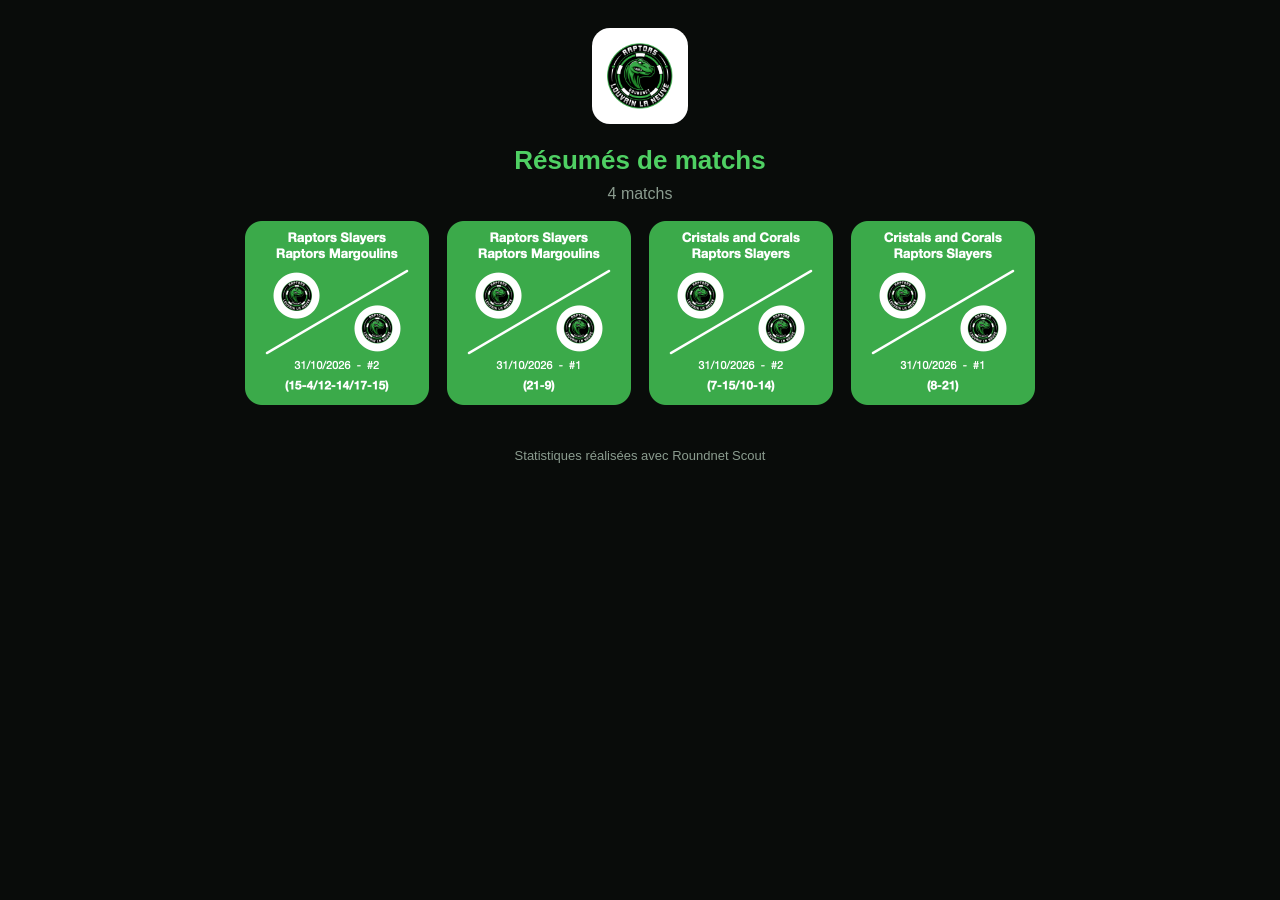
<file: index.html>
<!doctype html>
<html lang="fr">
<head>
<meta charset="utf-8">
<meta name="viewport" content="width=device-width, initial-scale=1">
<title>Résumés de matchs · Roundnet Scout</title>
<link rel="icon" href="logo.png">
<link rel="stylesheet" href="style.css?v=b50bee495e">
</head>
<body>
<header><img class="logo" src="logo.png" alt="">
<h1>Résumés de matchs</h1>
<div class="muted">4 matchs</div></header>
<main><div class="cards">
<a href="m/31102026_RaptorsSlayers_RaptorsMargoulins_2/" title="Raptors Slayers – Raptors Margoulins"><img src="m/31102026_RaptorsSlayers_RaptorsMargoulins_2/card.png?v=8528ea266a" width="184" height="184" alt="Raptors Slayers – Raptors Margoulins, 31/10/2026"></a>
<a href="m/31102026_RaptorsSlayers_RaptorsMargoulins/" title="Raptors Slayers – Raptors Margoulins"><img src="m/31102026_RaptorsSlayers_RaptorsMargoulins/card.png?v=efa8ee95dd" width="184" height="184" alt="Raptors Slayers – Raptors Margoulins, 31/10/2026"></a>
<a href="m/31102026_CristalsAndCorals_RaptorsSlayers_2/" title="Cristals and Corals – Raptors Slayers"><img src="m/31102026_CristalsAndCorals_RaptorsSlayers_2/card.png?v=424630609c" width="184" height="184" alt="Cristals and Corals – Raptors Slayers, 31/10/2026"></a>
<a href="m/31102026_CristalsAndCorals_RaptorsSlayers/" title="Cristals and Corals – Raptors Slayers"><img src="m/31102026_CristalsAndCorals_RaptorsSlayers/card.png?v=e833cf9376" width="184" height="184" alt="Cristals and Corals – Raptors Slayers, 31/10/2026"></a>
</div></main>
<footer>Statistiques réalisées avec Roundnet Scout</footer>
</body>
</html>
</file>
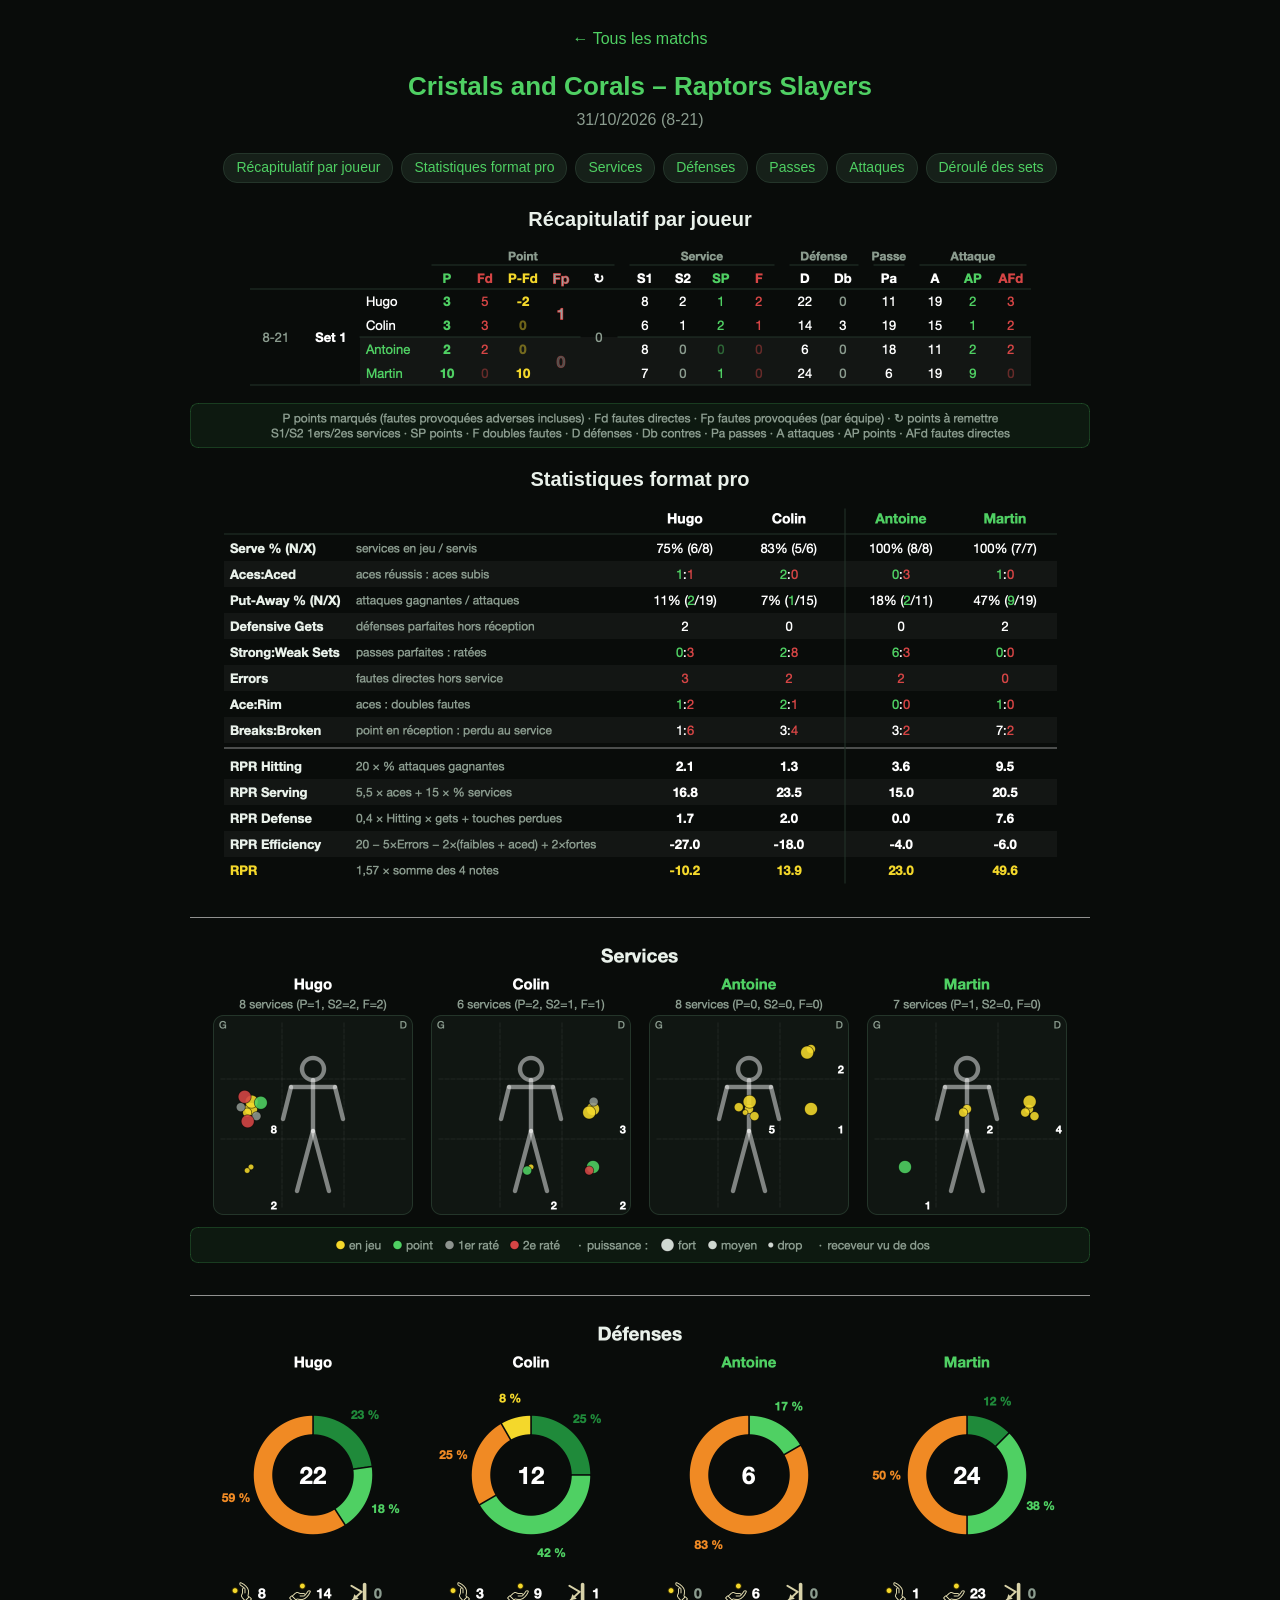
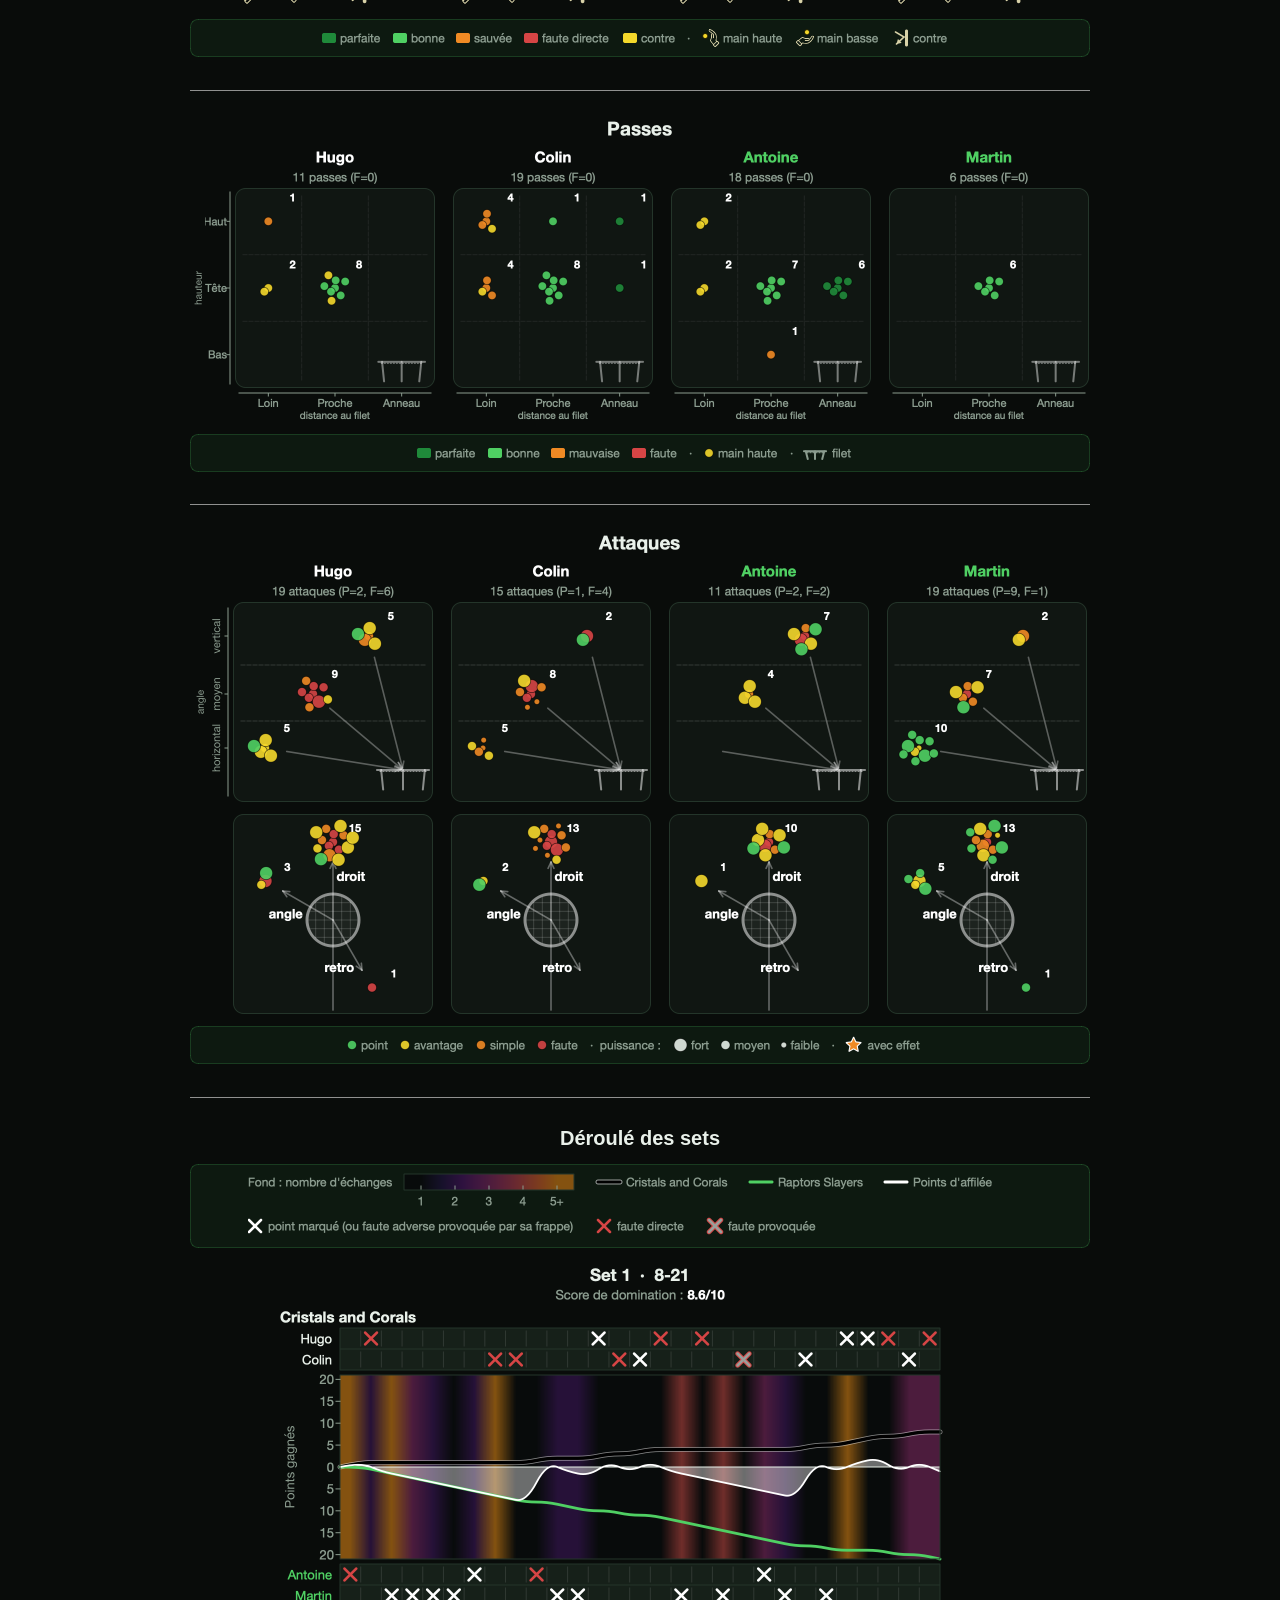
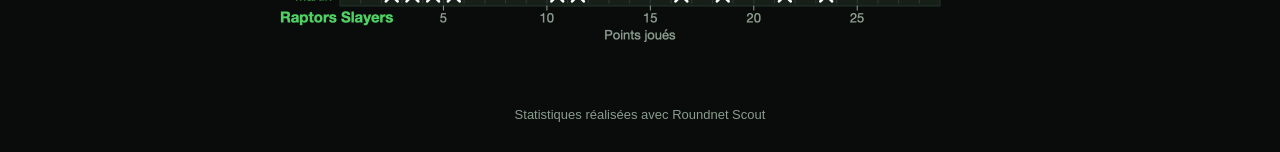
<file: m/31102026_CristalsAndCorals_RaptorsSlayers/index.html>
<!doctype html>
<html lang="fr">
<head>
<meta charset="utf-8">
<meta name="viewport" content="width=device-width, initial-scale=1">
<title>Cristals and Corals – Raptors Slayers · 31/10/2026</title>
<link rel="icon" href="../../logo.png">
<link rel="stylesheet" href="../../style.css?v=b50bee495e">
</head>
<body>
<header><a class="back" href="../../">← Tous les matchs</a>
<h1>Cristals and Corals – Raptors Slayers</h1>
<div class="muted">31/10/2026  (8-21)</div></header>
<nav><a href="#recap">Récapitulatif par joueur</a><a href="#statistiques-format-pro">Statistiques format pro</a><a href="#services">Services</a><a href="#defenses">Défenses</a><a href="#passes">Passes</a><a href="#attaques">Attaques</a><a href="#sets">Déroulé des sets</a></nav>
<main>
<h2 id="recap">Récapitulatif par joueur</h2>
<div class="block"><img src="01.png?v=389af2176d" width="781" height="142" loading="lazy" alt=""></div>
<div class="block"><img src="02.png?v=07b6eb8b66" width="900" height="45" loading="lazy" alt=""></div>
<h2 id="statistiques-format-pro">Statistiques format pro</h2>
<div class="block"><img src="03.png?v=6297463913" width="833" height="380" loading="lazy" alt=""></div>
<hr>
<div class="block" id="services"><img src="04.png?v=c8c4be248a" width="912" height="319" loading="lazy" alt="Services"></div>
<hr>
<div class="block" id="defenses"><img src="05.png?v=2f6cc89505" width="912" height="335" loading="lazy" alt="Défenses"></div>
<hr>
<div class="block" id="passes"><img src="06.png?v=80a68c352f" width="912" height="355" loading="lazy" alt="Passes"></div>
<hr>
<div class="block" id="attaques"><img src="07.png?v=4c462f9fc9" width="912" height="533" loading="lazy" alt="Attaques"></div>
<hr>
<h2 id="sets">Déroulé des sets</h2>
<div class="block"><img src="08.png?v=b92e40e961" width="900" height="84" loading="lazy" alt=""></div>
<div class="block"><img src="09.png?v=5c4849b908" width="720" height="384" loading="lazy" alt=""></div>
</main>
<footer>Statistiques réalisées avec Roundnet Scout</footer>
</body>
</html>
</file>
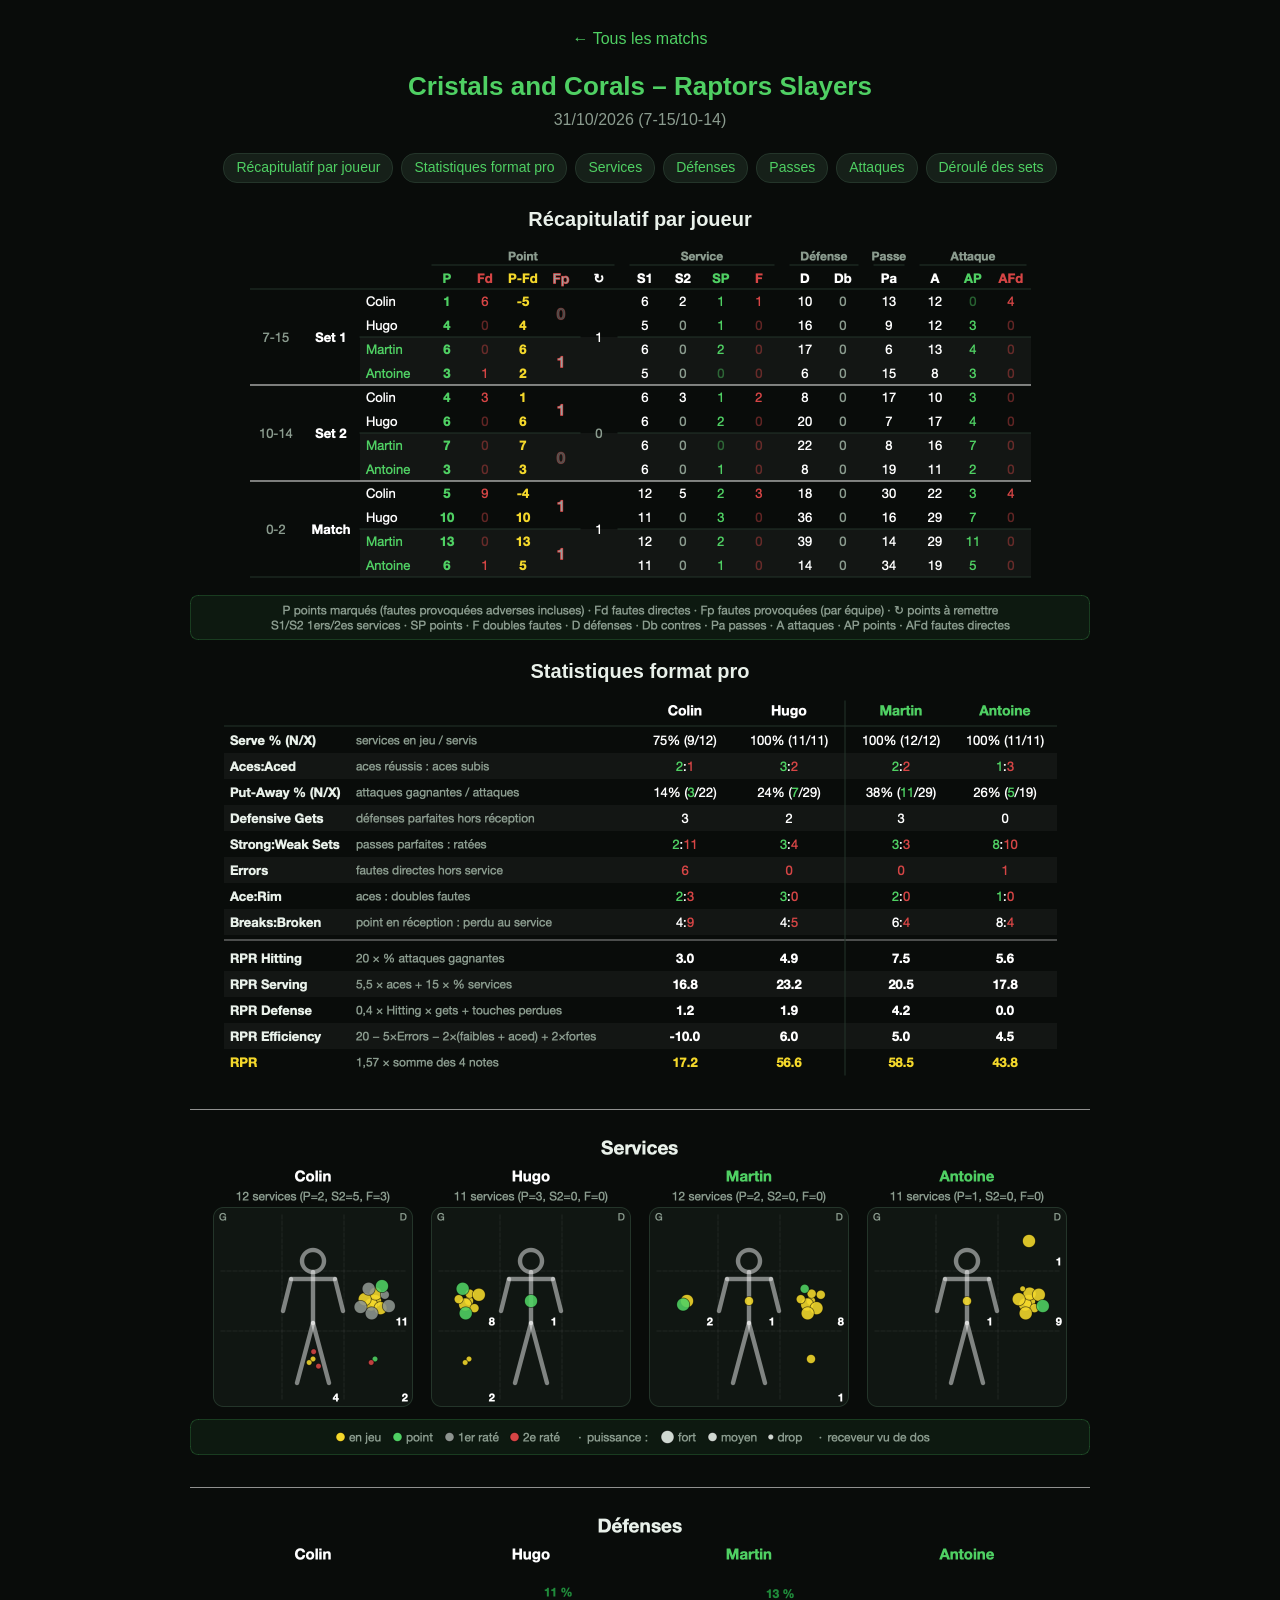
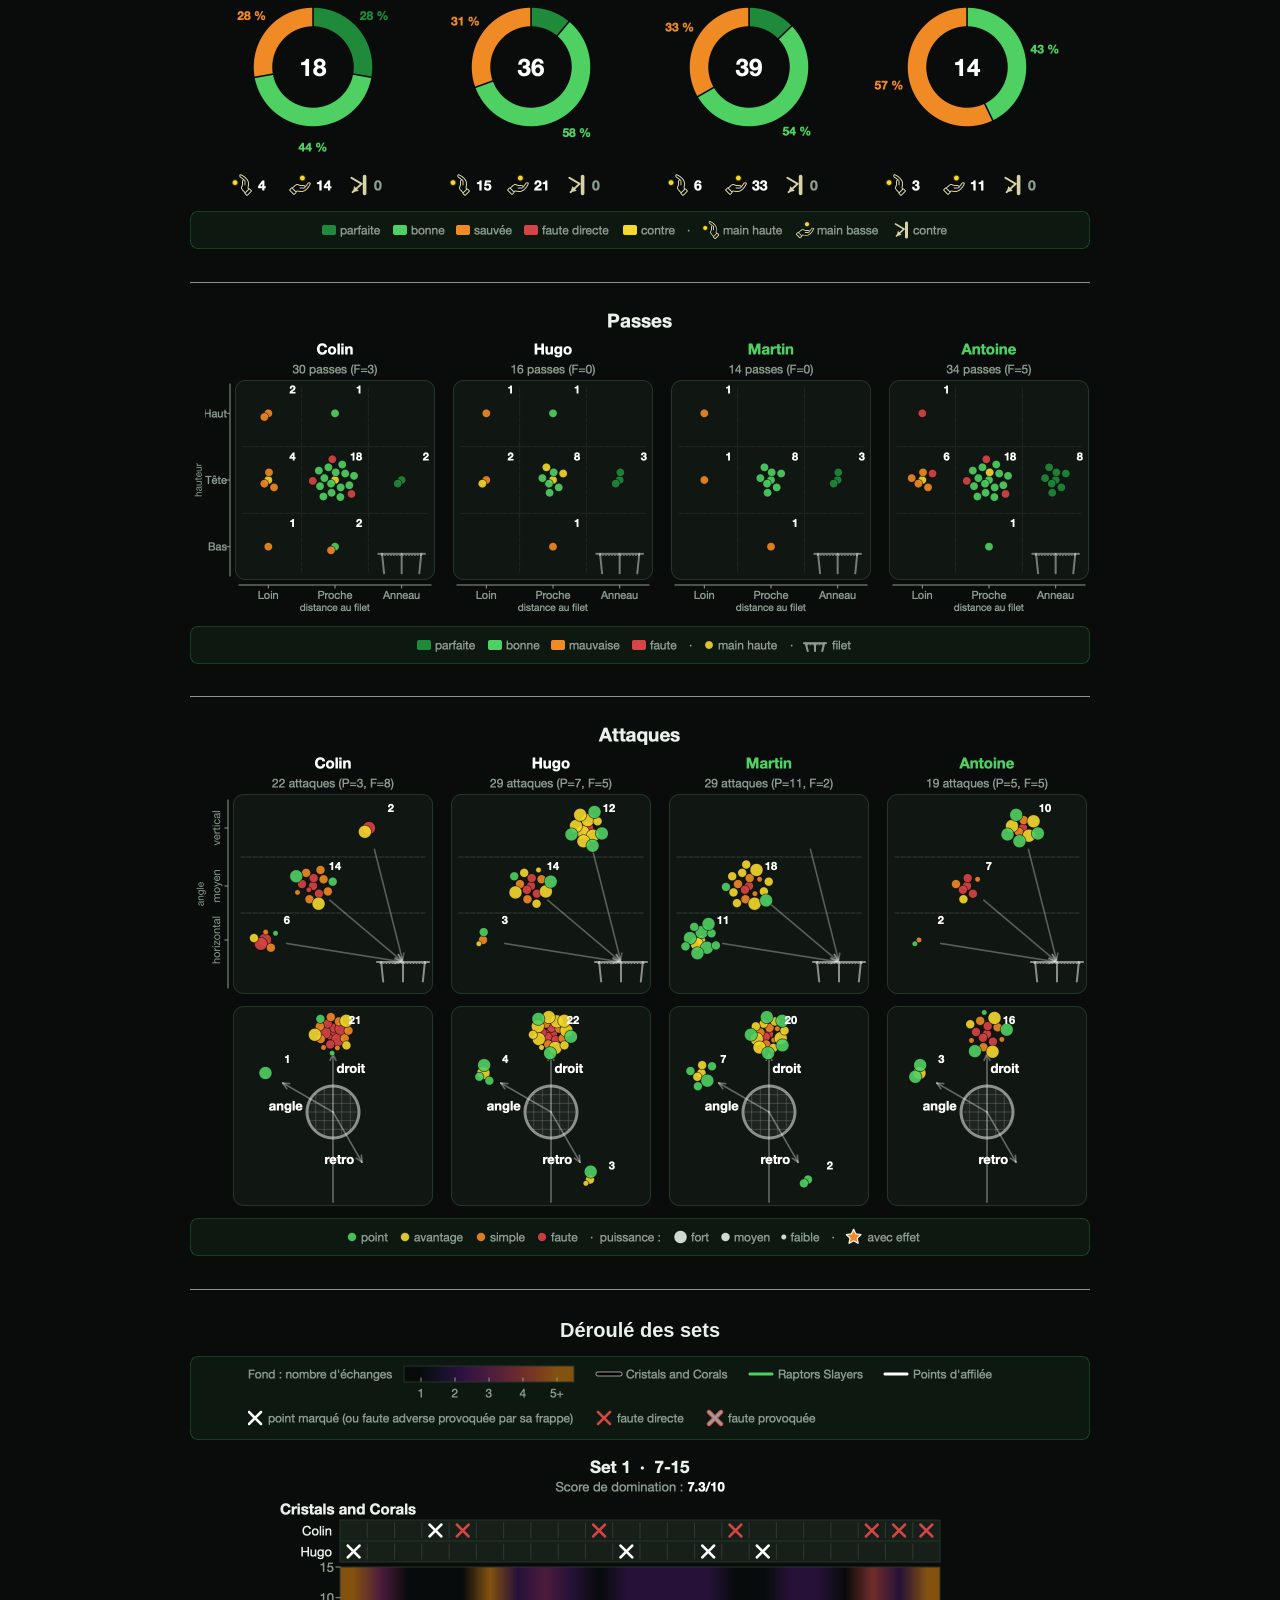
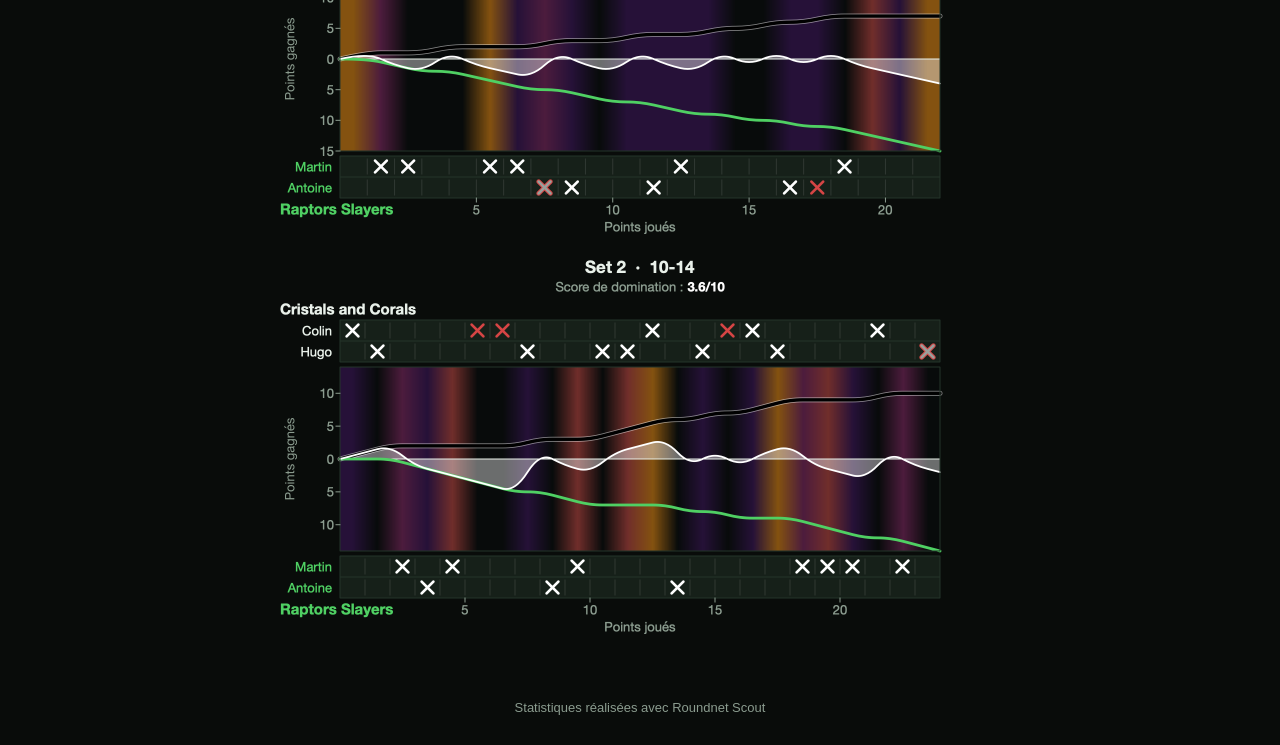
<file: m/31102026_CristalsAndCorals_RaptorsSlayers_2/index.html>
<!doctype html>
<html lang="fr">
<head>
<meta charset="utf-8">
<meta name="viewport" content="width=device-width, initial-scale=1">
<title>Cristals and Corals – Raptors Slayers · 31/10/2026</title>
<link rel="icon" href="../../logo.png">
<link rel="stylesheet" href="../../style.css?v=b50bee495e">
</head>
<body>
<header><a class="back" href="../../">← Tous les matchs</a>
<h1>Cristals and Corals – Raptors Slayers</h1>
<div class="muted">31/10/2026  (7-15/10-14)</div></header>
<nav><a href="#recap">Récapitulatif par joueur</a><a href="#statistiques-format-pro">Statistiques format pro</a><a href="#services">Services</a><a href="#defenses">Défenses</a><a href="#passes">Passes</a><a href="#attaques">Attaques</a><a href="#sets">Déroulé des sets</a></nav>
<main>
<h2 id="recap">Récapitulatif par joueur</h2>
<div class="block"><img src="01.png?v=8b0900db82" width="781" height="334" loading="lazy" alt=""></div>
<div class="block"><img src="02.png?v=07b6eb8b66" width="900" height="45" loading="lazy" alt=""></div>
<h2 id="statistiques-format-pro">Statistiques format pro</h2>
<div class="block"><img src="03.png?v=b7a3f8e687" width="833" height="380" loading="lazy" alt=""></div>
<hr>
<div class="block" id="services"><img src="04.png?v=54cd4bcdff" width="912" height="319" loading="lazy" alt="Services"></div>
<hr>
<div class="block" id="defenses"><img src="05.png?v=d4ec92a73f" width="912" height="335" loading="lazy" alt="Défenses"></div>
<hr>
<div class="block" id="passes"><img src="06.png?v=e3284bbc99" width="912" height="355" loading="lazy" alt="Passes"></div>
<hr>
<div class="block" id="attaques"><img src="07.png?v=567bccb54d" width="912" height="533" loading="lazy" alt="Attaques"></div>
<hr>
<h2 id="sets">Déroulé des sets</h2>
<div class="block"><img src="08.png?v=b92e40e961" width="900" height="84" loading="lazy" alt=""></div>
<div class="block"><img src="09.png?v=8d8103c462" width="720" height="384" loading="lazy" alt=""></div>
<div class="block"><img src="10.png?v=007aa6318b" width="720" height="384" loading="lazy" alt=""></div>
</main>
<footer>Statistiques réalisées avec Roundnet Scout</footer>
</body>
</html>
</file>
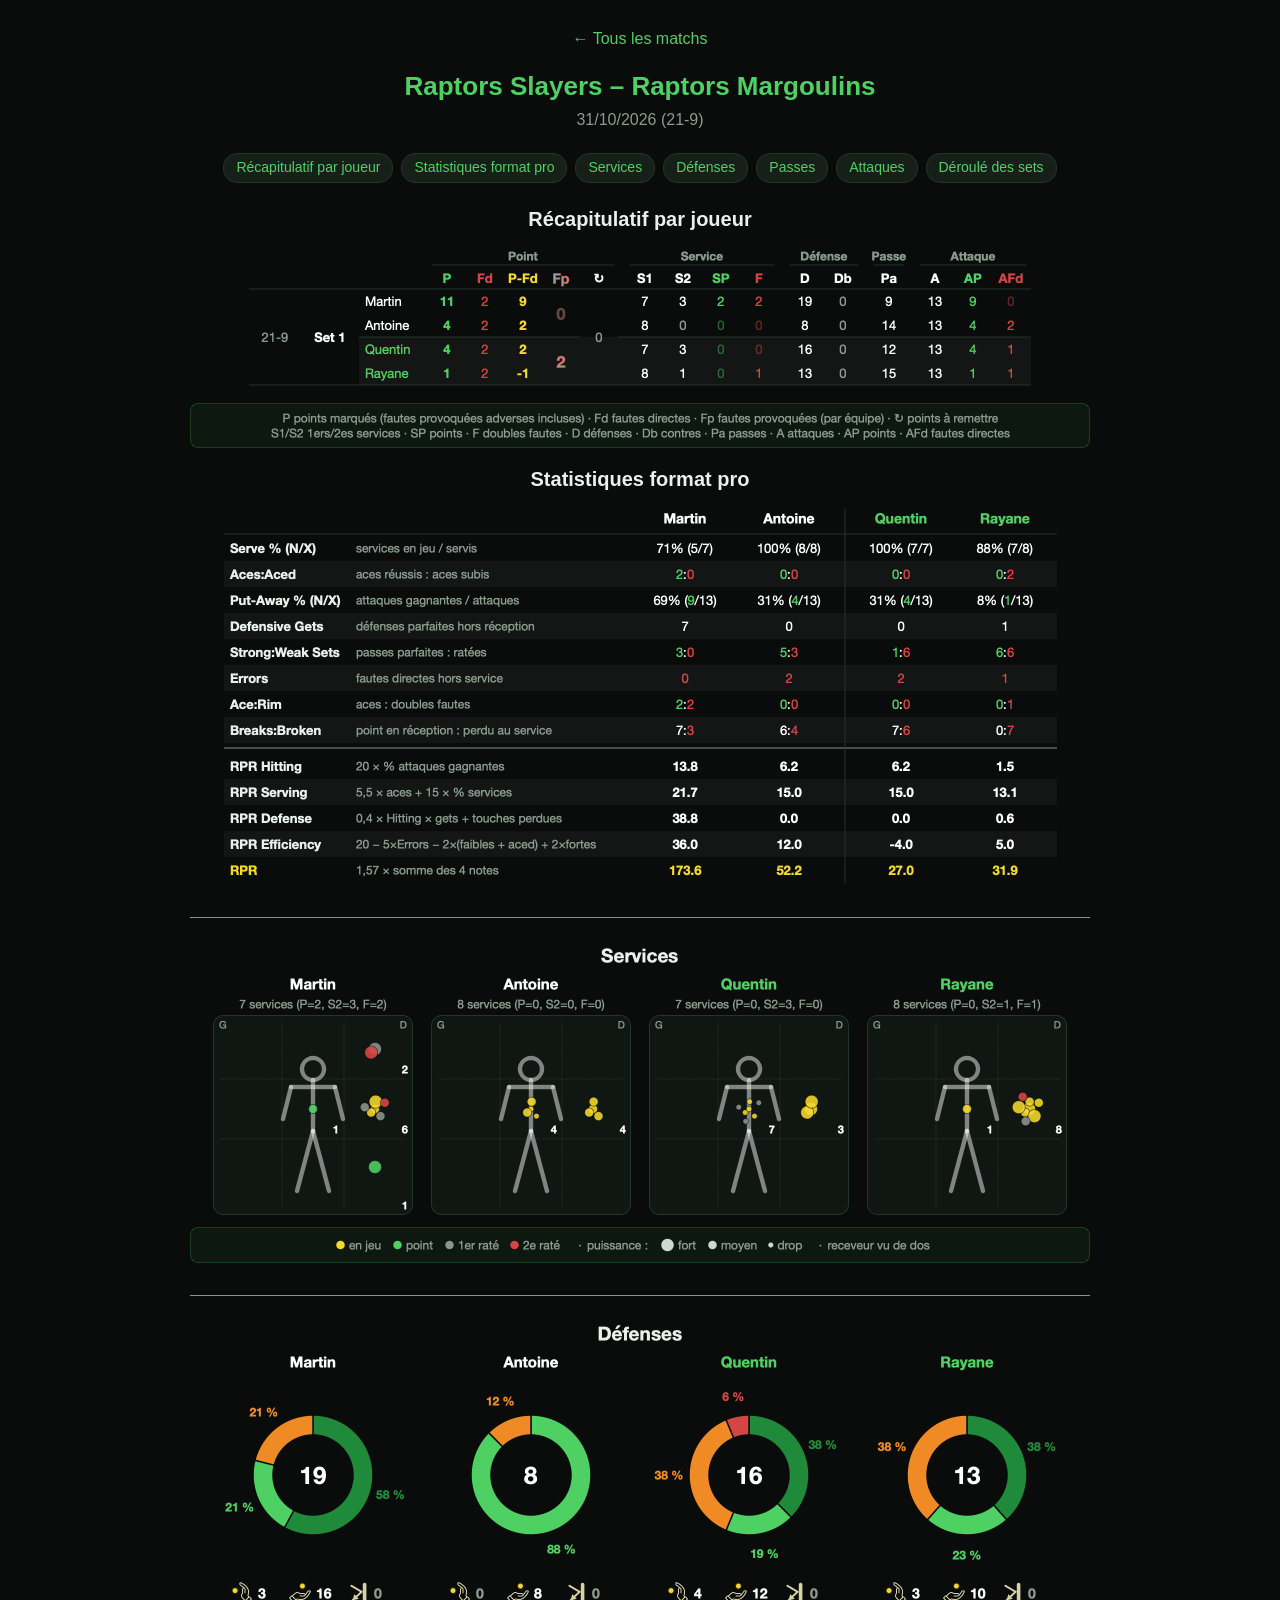
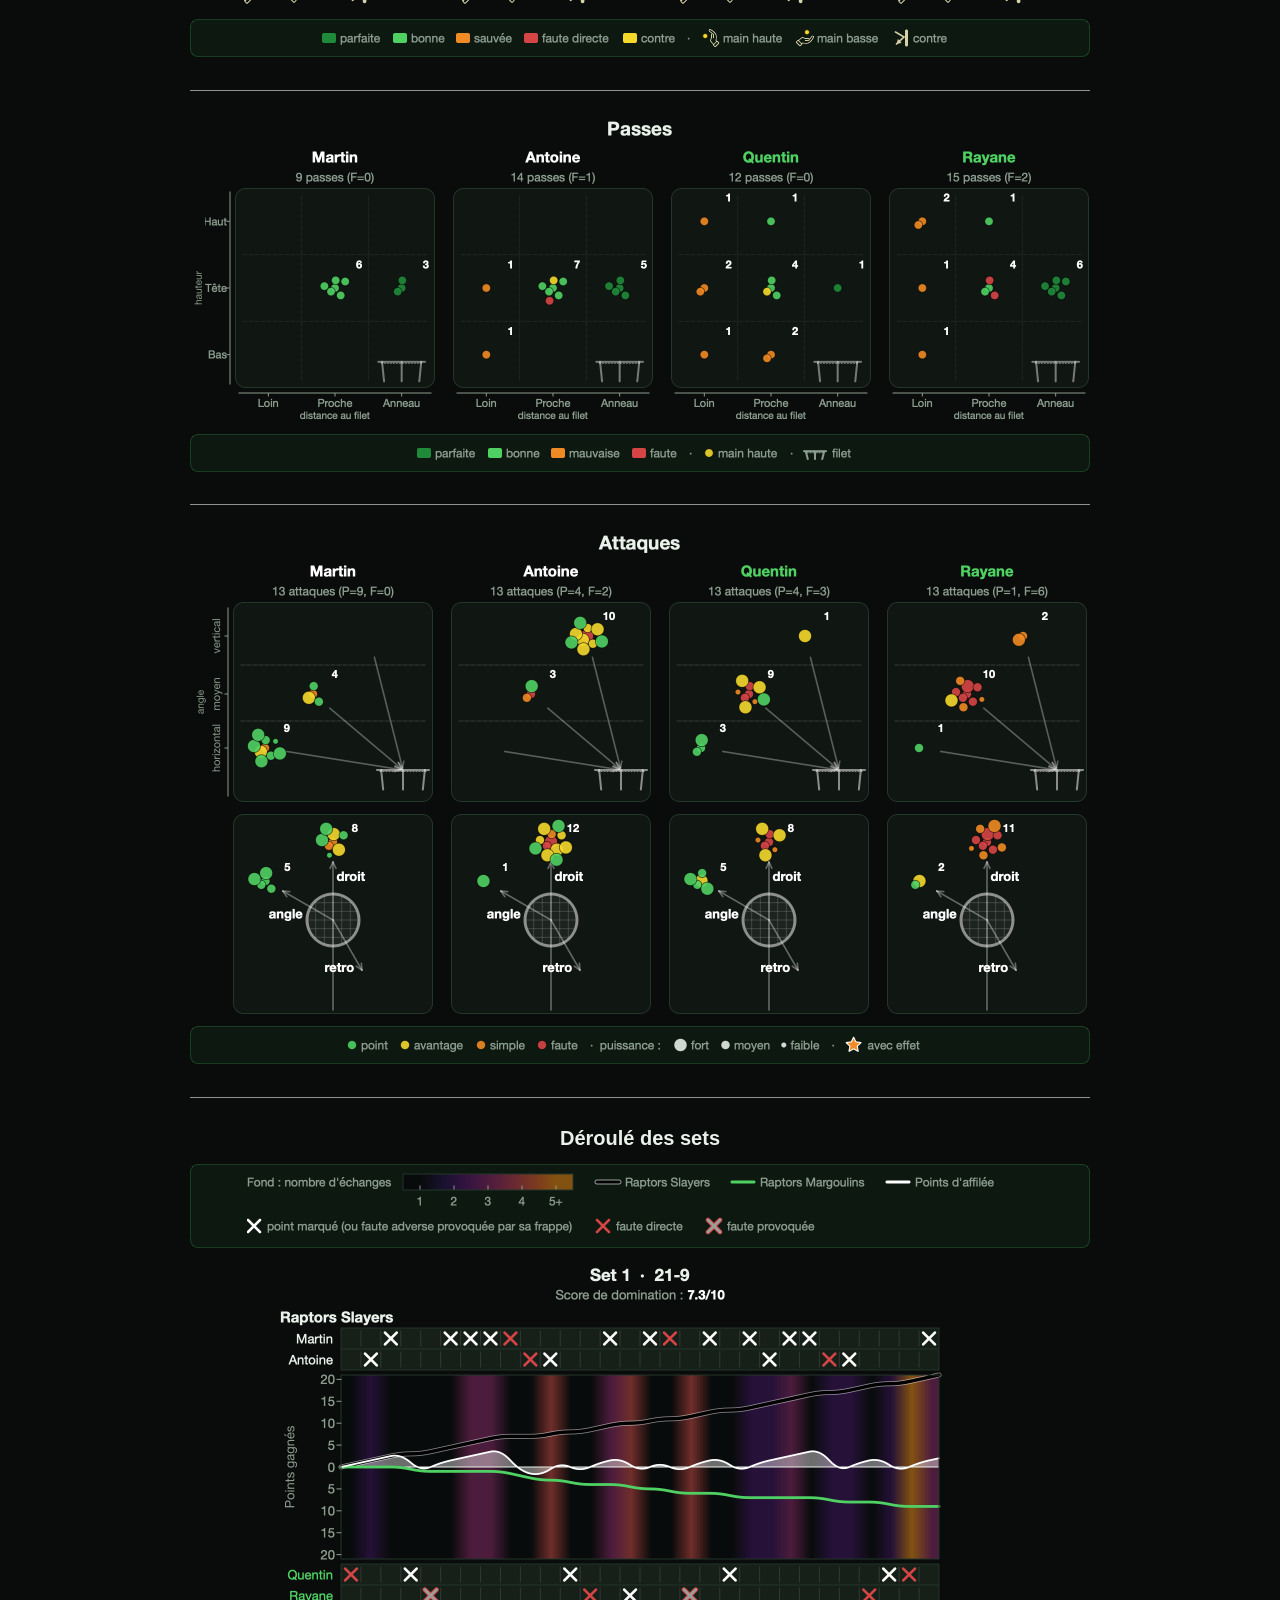
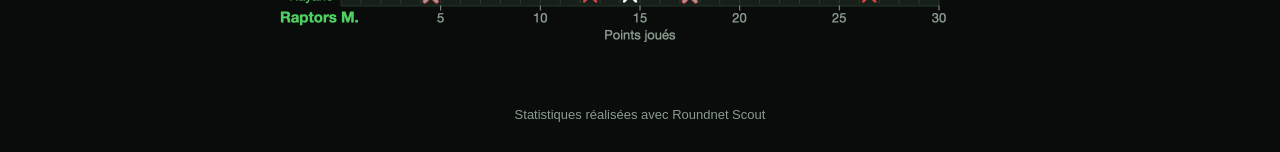
<file: m/31102026_RaptorsSlayers_RaptorsMargoulins/index.html>
<!doctype html>
<html lang="fr">
<head>
<meta charset="utf-8">
<meta name="viewport" content="width=device-width, initial-scale=1">
<title>Raptors Slayers – Raptors Margoulins · 31/10/2026</title>
<link rel="icon" href="../../logo.png">
<link rel="stylesheet" href="../../style.css?v=b50bee495e">
</head>
<body>
<header><a class="back" href="../../">← Tous les matchs</a>
<h1>Raptors Slayers – Raptors Margoulins</h1>
<div class="muted">31/10/2026  (21-9)</div></header>
<nav><a href="#recap">Récapitulatif par joueur</a><a href="#statistiques-format-pro">Statistiques format pro</a><a href="#services">Services</a><a href="#defenses">Défenses</a><a href="#passes">Passes</a><a href="#attaques">Attaques</a><a href="#sets">Déroulé des sets</a></nav>
<main>
<h2 id="recap">Récapitulatif par joueur</h2>
<div class="block"><img src="01.png?v=5b042d367e" width="782" height="142" loading="lazy" alt=""></div>
<div class="block"><img src="02.png?v=07b6eb8b66" width="900" height="45" loading="lazy" alt=""></div>
<h2 id="statistiques-format-pro">Statistiques format pro</h2>
<div class="block"><img src="03.png?v=c7fc446e9d" width="833" height="380" loading="lazy" alt=""></div>
<hr>
<div class="block" id="services"><img src="04.png?v=60f0f8886f" width="912" height="319" loading="lazy" alt="Services"></div>
<hr>
<div class="block" id="defenses"><img src="05.png?v=9156662177" width="912" height="335" loading="lazy" alt="Défenses"></div>
<hr>
<div class="block" id="passes"><img src="06.png?v=2b2f1043e4" width="912" height="355" loading="lazy" alt="Passes"></div>
<hr>
<div class="block" id="attaques"><img src="07.png?v=bfe1969d1d" width="912" height="533" loading="lazy" alt="Attaques"></div>
<hr>
<h2 id="sets">Déroulé des sets</h2>
<div class="block"><img src="08.png?v=ac9789aa77" width="900" height="84" loading="lazy" alt=""></div>
<div class="block"><img src="09.png?v=5bb6dbc703" width="720" height="384" loading="lazy" alt=""></div>
</main>
<footer>Statistiques réalisées avec Roundnet Scout</footer>
</body>
</html>
</file>
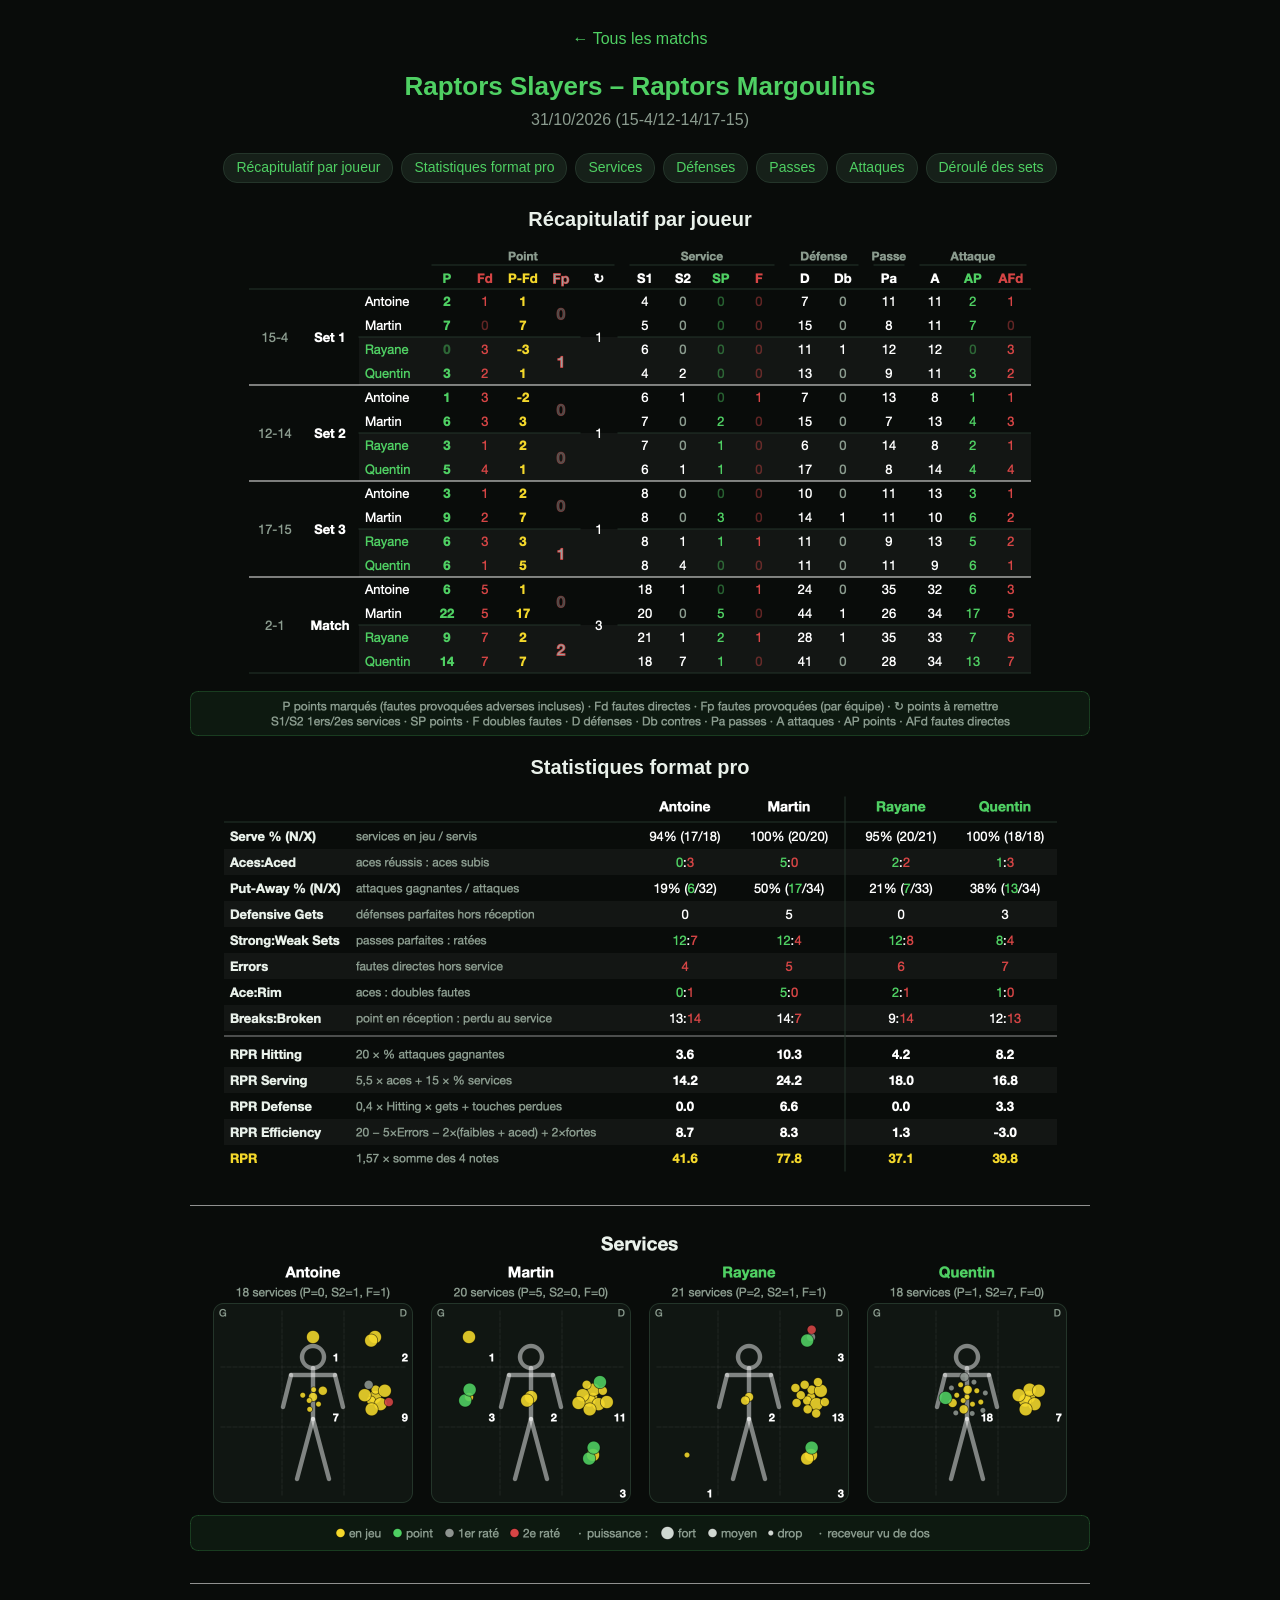
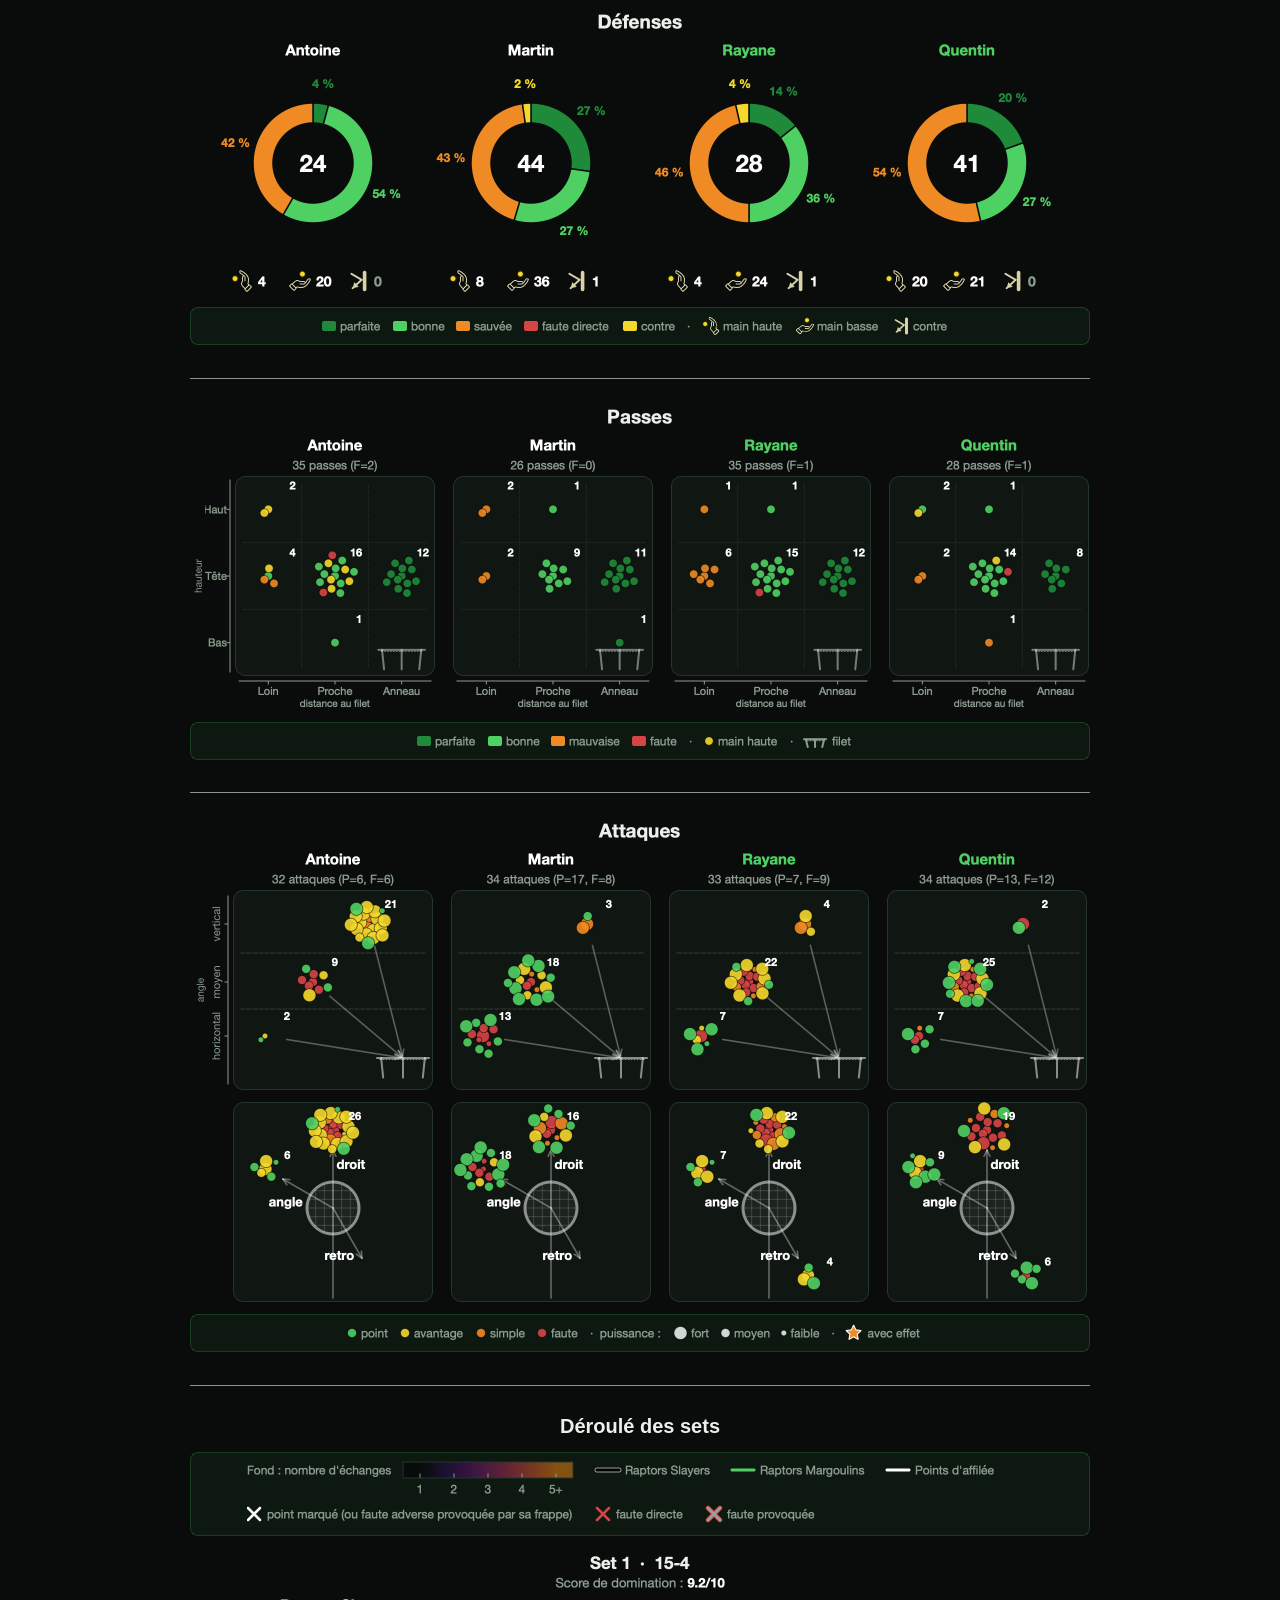
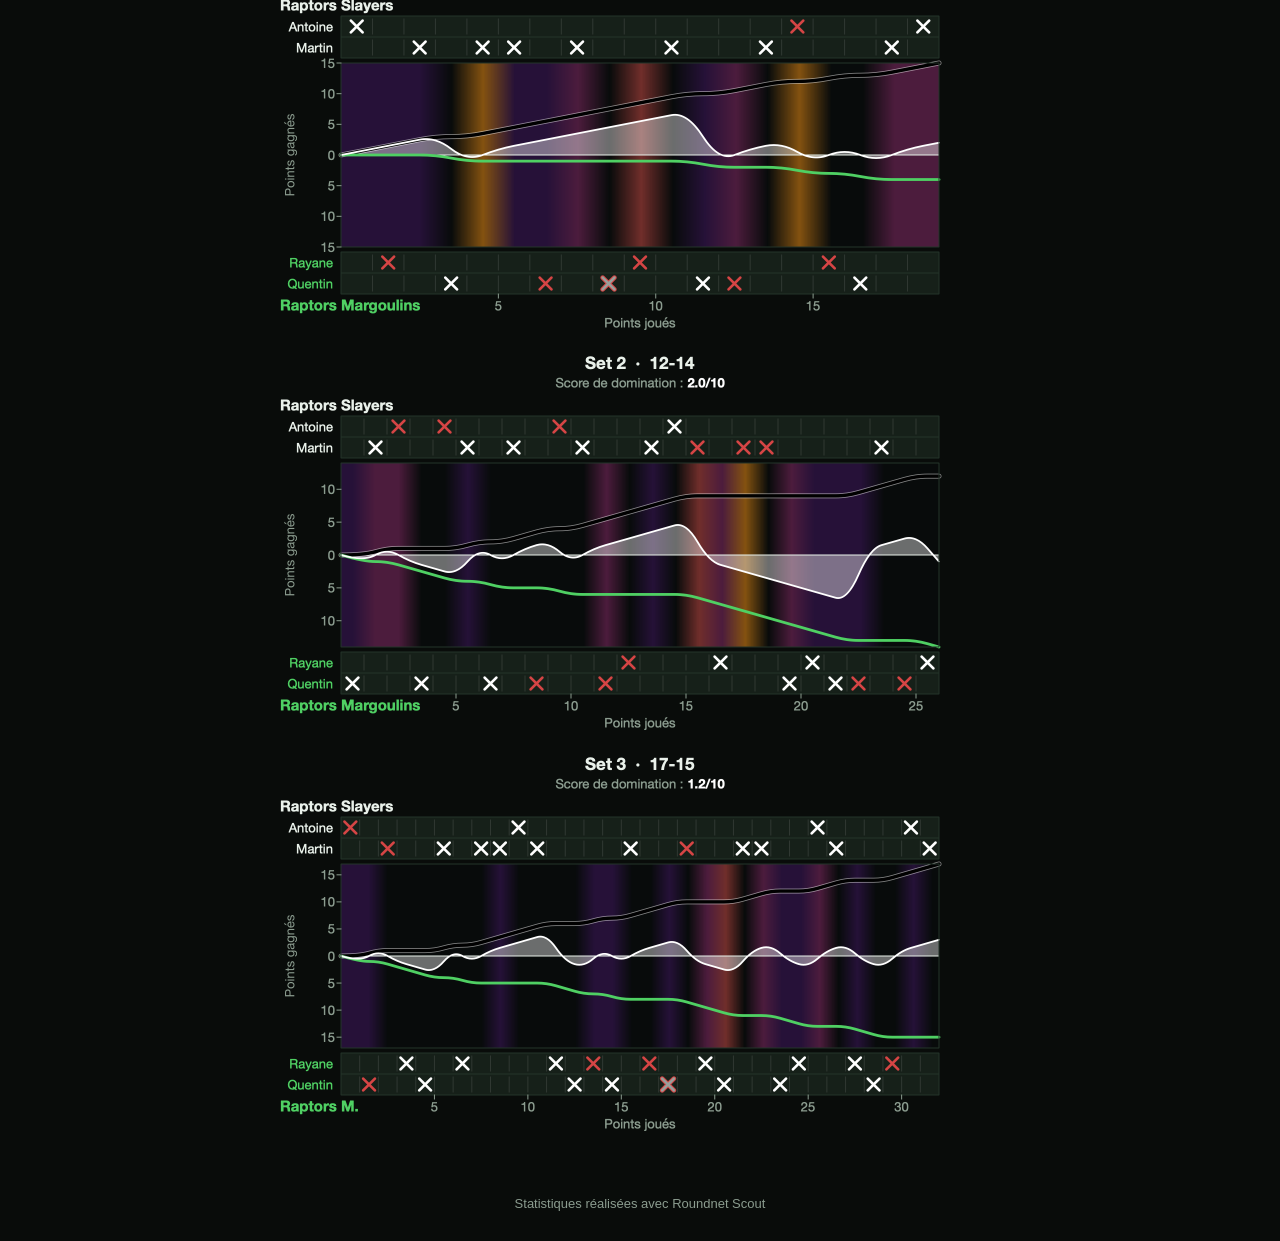
<file: m/31102026_RaptorsSlayers_RaptorsMargoulins_2/index.html>
<!doctype html>
<html lang="fr">
<head>
<meta charset="utf-8">
<meta name="viewport" content="width=device-width, initial-scale=1">
<title>Raptors Slayers – Raptors Margoulins · 31/10/2026</title>
<link rel="icon" href="../../logo.png">
<link rel="stylesheet" href="../../style.css?v=b50bee495e">
</head>
<body>
<header><a class="back" href="../../">← Tous les matchs</a>
<h1>Raptors Slayers – Raptors Margoulins</h1>
<div class="muted">31/10/2026  (15-4/12-14/17-15)</div></header>
<nav><a href="#recap">Récapitulatif par joueur</a><a href="#statistiques-format-pro">Statistiques format pro</a><a href="#services">Services</a><a href="#defenses">Défenses</a><a href="#passes">Passes</a><a href="#attaques">Attaques</a><a href="#sets">Déroulé des sets</a></nav>
<main>
<h2 id="recap">Récapitulatif par joueur</h2>
<div class="block"><img src="01.png?v=ce36e7cda3" width="782" height="430" loading="lazy" alt=""></div>
<div class="block"><img src="02.png?v=07b6eb8b66" width="900" height="45" loading="lazy" alt=""></div>
<h2 id="statistiques-format-pro">Statistiques format pro</h2>
<div class="block"><img src="03.png?v=3bf265edf9" width="833" height="380" loading="lazy" alt=""></div>
<hr>
<div class="block" id="services"><img src="04.png?v=e752a1d487" width="912" height="319" loading="lazy" alt="Services"></div>
<hr>
<div class="block" id="defenses"><img src="05.png?v=708da5cbaf" width="912" height="335" loading="lazy" alt="Défenses"></div>
<hr>
<div class="block" id="passes"><img src="06.png?v=e58fc5a983" width="912" height="355" loading="lazy" alt="Passes"></div>
<hr>
<div class="block" id="attaques"><img src="07.png?v=66fe40e727" width="912" height="533" loading="lazy" alt="Attaques"></div>
<hr>
<h2 id="sets">Déroulé des sets</h2>
<div class="block"><img src="08.png?v=ac9789aa77" width="900" height="84" loading="lazy" alt=""></div>
<div class="block"><img src="09.png?v=cb2243f558" width="720" height="384" loading="lazy" alt=""></div>
<div class="block"><img src="10.png?v=dd637d52cb" width="720" height="384" loading="lazy" alt=""></div>
<div class="block"><img src="11.png?v=60ef1c2374" width="720" height="384" loading="lazy" alt=""></div>
</main>
<footer>Statistiques réalisées avec Roundnet Scout</footer>
</body>
</html>
</file>
<file: style.css>
:root { color-scheme: dark; }
* { box-sizing: border-box; }
body { margin: 0; background: #090c0a; color: #e9f1ea;
       font-family: "Helvetica Neue", "Segoe UI", "Noto Sans", Arial, sans-serif; line-height: 1.4; }
a { color: #4fd063; text-decoration: none; }
a:hover { text-decoration: underline; }
header { text-align: center; padding: 28px 16px 8px; }
header img.logo { width: 96px; height: 96px; background: #fff; border-radius: 18px; padding: 8px; }
h1 { color: #4fd063; font-size: 26px; margin: 12px 0 4px; }
h2 { font-size: 20px; margin: 8px 0 12px; text-align: center; }
.muted { color: #8b9c8f; }
.back { display: inline-block; margin: 0 0 6px; }
nav { display: flex; flex-wrap: wrap; justify-content: center; gap: 8px; margin: 14px 16px 6px; }
nav a { background: #162019; border: 1px solid #24352a; border-radius: 14px; padding: 4px 12px; font-size: 14px; }
nav a:hover { border-color: #3baa4a; text-decoration: none; }
main { max-width: 1300px; margin: 0 auto; padding: 8px 16px 32px; }
.block { text-align: center; margin: 10px 0; scroll-margin-top: 12px; }
.block img { max-width: 100%; height: auto; }
hr { border: none; height: 1px; background: rgba(255, 255, 255, 0.55); max-width: 900px; margin: 26px auto; }
.cards { display: flex; flex-wrap: wrap; gap: 18px; justify-content: center; }
.cards a { display: block; border-radius: 16px; transition: transform .12s; }
.cards a:hover { transform: translateY(-3px); }
.cards img { display: block; width: 184px; height: 184px; }
footer { text-align: center; color: #8b9c8f; font-size: 13px; padding: 10px 16px 28px; }
</file>
